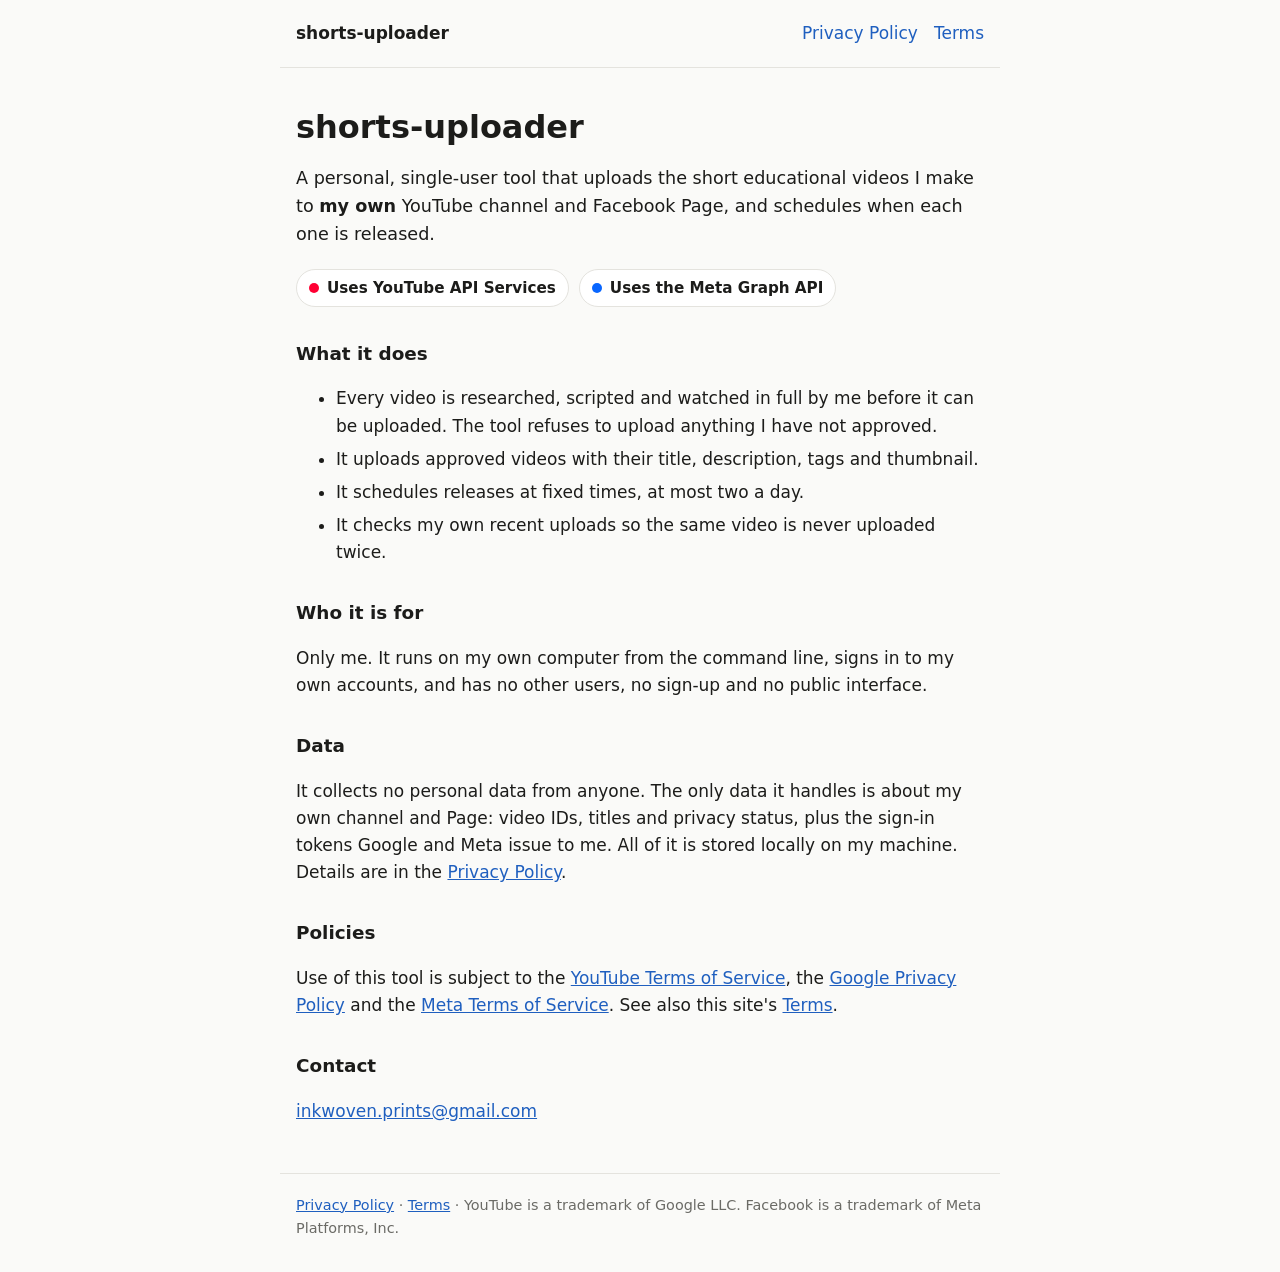
<file: index.html>
<!doctype html>
<html lang="en">
<head>
  <meta charset="utf-8">
  <meta name="viewport" content="width=device-width, initial-scale=1">
  <title>shorts-uploader</title>
  <meta name="description" content="A personal tool that uploads and schedules my own short educational videos on my YouTube channel and Facebook Page.">
  <link rel="stylesheet" href="style.css">
</head>
<body>
  <header class="top">
    <a class="brand" href="./">shorts-uploader</a>
    <nav><a href="privacy.html">Privacy Policy</a><a href="terms.html">Terms</a></nav>
  </header>

  <main>
    <h1>shorts-uploader</h1>
    <p class="lede">A personal, single-user tool that uploads the short educational videos
      I make to <strong>my own</strong> YouTube channel and Facebook Page, and schedules
      when each one is released.</p>

    <section class="badges" aria-label="Platforms used">
      <span class="badge yt"><span class="dot" aria-hidden="true"></span>Uses YouTube API Services</span>
      <span class="badge fb"><span class="dot" aria-hidden="true"></span>Uses the Meta Graph API</span>
    </section>

    <h2>What it does</h2>
    <ul>
      <li>Every video is researched, scripted and watched in full by me before it can be uploaded.
        The tool refuses to upload anything I have not approved.</li>
      <li>It uploads approved videos with their title, description, tags and thumbnail.</li>
      <li>It schedules releases at fixed times, at most two a day.</li>
      <li>It checks my own recent uploads so the same video is never uploaded twice.</li>
    </ul>

    <h2>Who it is for</h2>
    <p>Only me. It runs on my own computer from the command line, signs in to my own
      accounts, and has no other users, no sign-up and no public interface.</p>

    <h2>Data</h2>
    <p>It collects no personal data from anyone. The only data it handles is about my own
      channel and Page: video IDs, titles and privacy status, plus the sign-in tokens Google and Meta
      issue to me. All of it is stored locally on my machine. Details are in the
      <a href="privacy.html">Privacy Policy</a>.</p>

    <h2>Policies</h2>
    <p>Use of this tool is subject to the
      <a href="https://www.youtube.com/t/terms">YouTube Terms of Service</a>, the
      <a href="https://policies.google.com/privacy">Google Privacy Policy</a> and the
      <a href="https://www.facebook.com/terms.php">Meta Terms of Service</a>.
      See also this site's <a href="terms.html">Terms</a>.</p>

    <h2>Contact</h2>
    <p><a href="mailto:inkwoven.prints@gmail.com">inkwoven.prints@gmail.com</a></p>
  </main>

  <footer>
    <a href="privacy.html">Privacy Policy</a> · <a href="terms.html">Terms</a>
    · YouTube is a trademark of Google LLC. Facebook is a trademark of Meta Platforms, Inc.
  </footer>
</body>
</html>
</file>
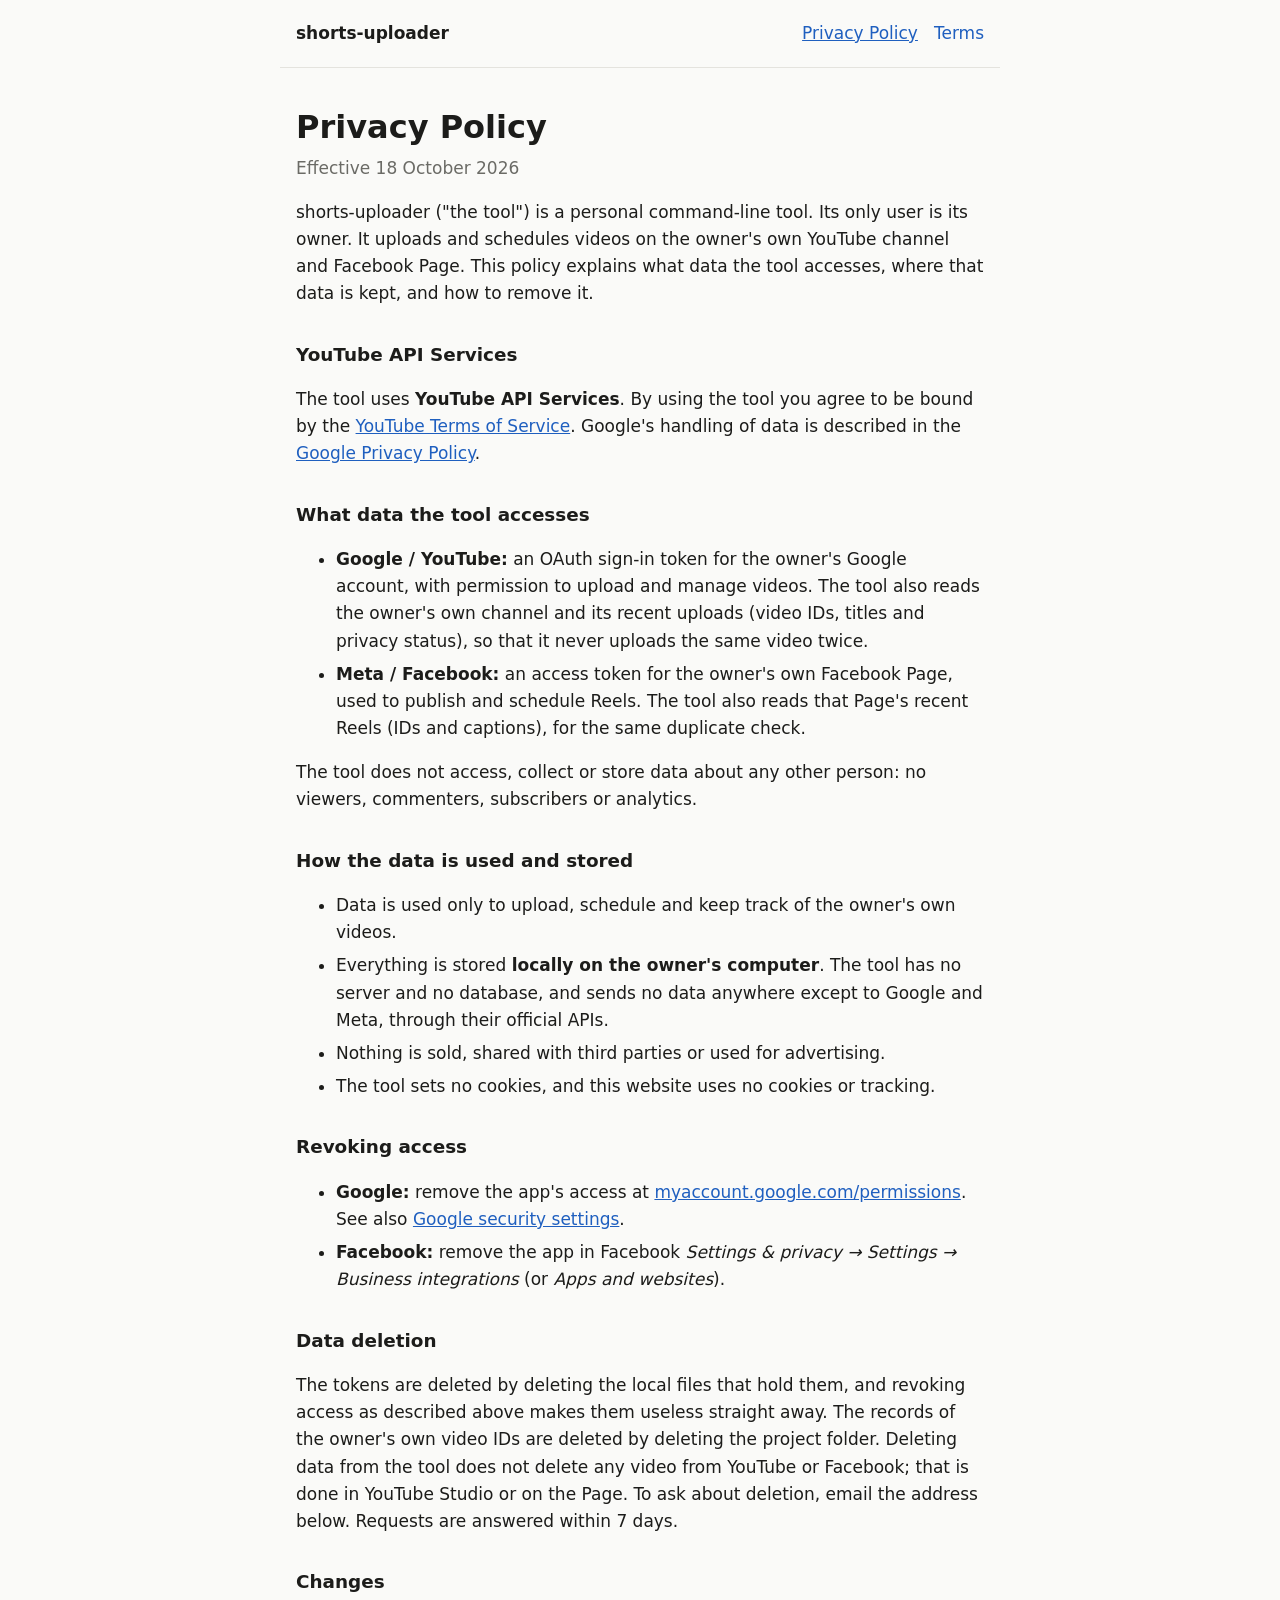
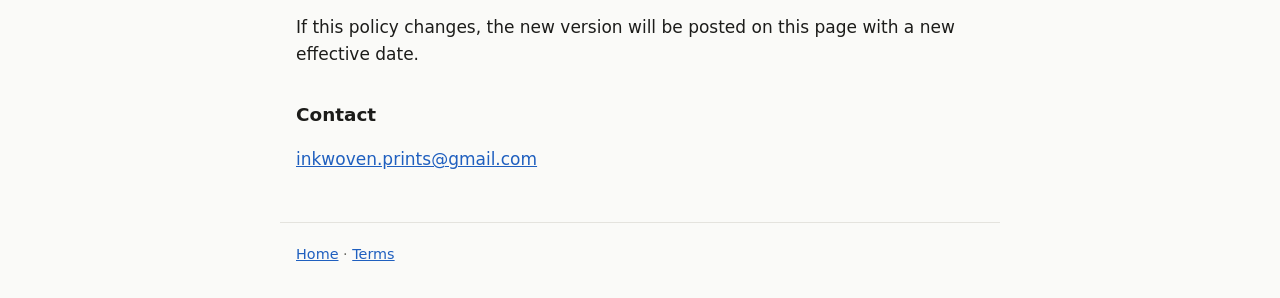
<file: privacy.html>
<!doctype html>
<html lang="en">
<head>
  <meta charset="utf-8">
  <meta name="viewport" content="width=device-width, initial-scale=1">
  <title>Privacy Policy · shorts-uploader</title>
  <link rel="stylesheet" href="style.css">
</head>
<body>
  <header class="top">
    <a class="brand" href="./">shorts-uploader</a>
    <nav><a href="privacy.html" aria-current="page">Privacy Policy</a><a href="terms.html">Terms</a></nav>
  </header>

  <main>
    <h1>Privacy Policy</h1>
    <p class="muted">Effective 18 October 2026</p>

    <p>shorts-uploader ("the tool") is a personal command-line tool. Its only user is
      its owner. It uploads and schedules videos on the owner's own YouTube channel and
      Facebook Page. This policy explains what data the tool accesses, where that data is kept,
      and how to remove it.</p>

    <h2>YouTube API Services</h2>
    <p>The tool uses <strong>YouTube API Services</strong>. By using the tool you agree to
      be bound by the <a href="https://www.youtube.com/t/terms">YouTube Terms of Service</a>.
      Google's handling of data is described in the
      <a href="https://policies.google.com/privacy">Google Privacy Policy</a>.</p>

    <h2>What data the tool accesses</h2>
    <ul>
      <li><strong>Google / YouTube:</strong> an OAuth sign-in token for the owner's Google account,
        with permission to upload and manage videos. The tool also reads the owner's own channel and its
        recent uploads (video IDs, titles and privacy status), so that it never uploads the same video twice.</li>
      <li><strong>Meta / Facebook:</strong> an access token for the owner's own Facebook Page, used to
        publish and schedule Reels. The tool also reads that Page's recent Reels (IDs and captions), for the same
        duplicate check.</li>
    </ul>
    <p>The tool does not access, collect or store data about any other person: no viewers,
      commenters, subscribers or analytics.</p>

    <h2>How the data is used and stored</h2>
    <ul>
      <li>Data is used only to upload, schedule and keep track of the owner's own videos.</li>
      <li>Everything is stored <strong>locally on the owner's computer</strong>. The tool has no
        server and no database, and sends no data anywhere except to Google and Meta, through their
        official APIs.</li>
      <li>Nothing is sold, shared with third parties or used for advertising.</li>
      <li>The tool sets no cookies, and this website uses no cookies or tracking.</li>
    </ul>

    <h2>Revoking access</h2>
    <ul>
      <li><strong>Google:</strong> remove the app's access at
        <a href="https://myaccount.google.com/permissions">myaccount.google.com/permissions</a>.
        See also <a href="https://security.google.com/settings/security/permissions">Google security settings</a>.</li>
      <li><strong>Facebook:</strong> remove the app in Facebook <em>Settings &amp; privacy → Settings →
        Business integrations</em> (or <em>Apps and websites</em>).</li>
    </ul>

    <h2>Data deletion</h2>
    <p>The tokens are deleted by deleting the local files that hold them, and revoking
      access as described above makes them useless straight away. The records of the owner's own
      video IDs are deleted by deleting the project folder. Deleting data from the tool does not delete
      any video from YouTube or Facebook; that is done in YouTube Studio or on the Page. To ask about
      deletion, email the address below. Requests are answered within 7 days.</p>

    <h2>Changes</h2>
    <p>If this policy changes, the new version will be posted on this page with a new effective date.</p>

    <h2>Contact</h2>
    <p><a href="mailto:inkwoven.prints@gmail.com">inkwoven.prints@gmail.com</a></p>
  </main>

  <footer>
    <a href="./">Home</a> · <a href="terms.html">Terms</a>
  </footer>
</body>
</html>
</file>
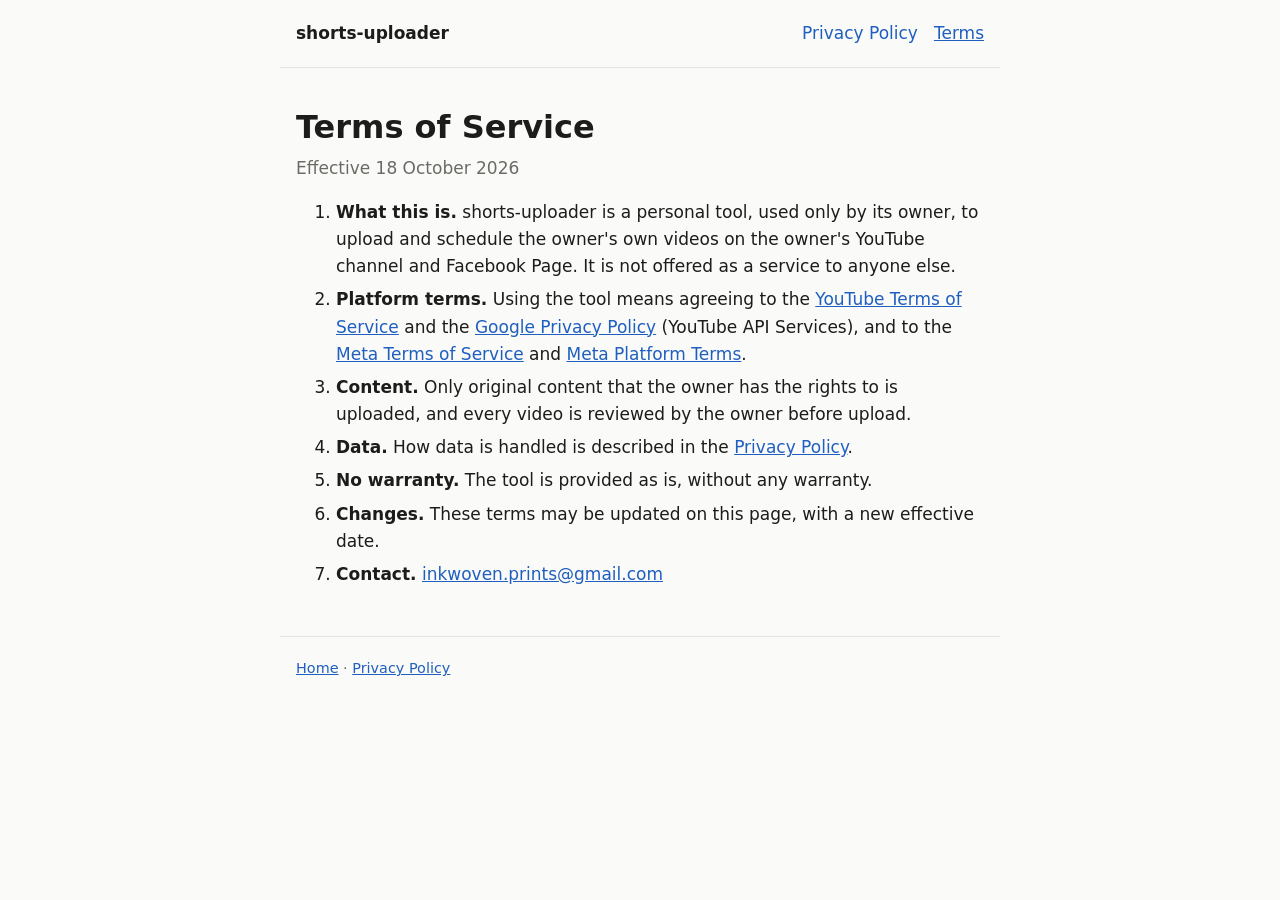
<file: terms.html>
<!doctype html>
<html lang="en">
<head>
  <meta charset="utf-8">
  <meta name="viewport" content="width=device-width, initial-scale=1">
  <title>Terms · shorts-uploader</title>
  <link rel="stylesheet" href="style.css">
</head>
<body>
  <header class="top">
    <a class="brand" href="./">shorts-uploader</a>
    <nav><a href="privacy.html">Privacy Policy</a><a href="terms.html" aria-current="page">Terms</a></nav>
  </header>

  <main>
    <h1>Terms of Service</h1>
    <p class="muted">Effective 18 October 2026</p>

    <ol>
      <li><strong>What this is.</strong> shorts-uploader is a personal tool, used only by its owner,
        to upload and schedule the owner's own videos on the owner's YouTube channel and Facebook Page.
        It is not offered as a service to anyone else.</li>
      <li><strong>Platform terms.</strong> Using the tool means agreeing to the
        <a href="https://www.youtube.com/t/terms">YouTube Terms of Service</a> and the
        <a href="https://policies.google.com/privacy">Google Privacy Policy</a> (YouTube API Services), and to the
        <a href="https://www.facebook.com/terms.php">Meta Terms of Service</a> and
        <a href="https://developers.facebook.com/terms/">Meta Platform Terms</a>.</li>
      <li><strong>Content.</strong> Only original content that the owner has the rights to is uploaded,
        and every video is reviewed by the owner before upload.</li>
      <li><strong>Data.</strong> How data is handled is described in the <a href="privacy.html">Privacy Policy</a>.</li>
      <li><strong>No warranty.</strong> The tool is provided as is, without any warranty.</li>
      <li><strong>Changes.</strong> These terms may be updated on this page, with a new effective date.</li>
      <li><strong>Contact.</strong> <a href="mailto:inkwoven.prints@gmail.com">inkwoven.prints@gmail.com</a></li>
    </ol>
  </main>

  <footer>
    <a href="./">Home</a> · <a href="privacy.html">Privacy Policy</a>
  </footer>
</body>
</html>
</file>
<file: style.css>
:root {
  --bg: #fafaf8;
  --text: #1c1c1a;
  --muted: #6b6b66;
  --line: #e4e3de;
  --link: #1f5fbf;
  --yt: #ff0033;
  --fb: #0866ff;
  --chip: #ffffff;
}
@media (prefers-color-scheme: dark) {
  :root {
    --bg: #161615;
    --text: #ecebe6;
    --muted: #9d9c96;
    --line: #2d2d2a;
    --link: #8ab4ff;
    --chip: #1f1f1d;
  }
}
* { box-sizing: border-box; }
html { -webkit-text-size-adjust: 100%; }
body {
  margin: 0;
  background: var(--bg);
  color: var(--text);
  font: 17px/1.6 system-ui, -apple-system, "Segoe UI", Roboto, sans-serif;
}
a { color: var(--link); }
.top, main, footer { max-width: 720px; margin: 0 auto; padding: 0 16px; }
.top {
  display: flex; justify-content: space-between; align-items: center;
  flex-wrap: wrap; gap: 8px; padding-top: 20px; padding-bottom: 20px;
  border-bottom: 1px solid var(--line);
}
.brand { font-weight: 700; color: var(--text); text-decoration: none; }
nav a { margin-left: 16px; text-decoration: none; }
nav a[aria-current="page"] { text-decoration: underline; }
h1 { font-size: 2rem; line-height: 1.2; margin: 40px 0 8px; }
h2 { font-size: 1.15rem; margin: 32px 0 8px; }
.lede { font-size: 1.1rem; }
.muted { color: var(--muted); margin-top: 0; }
li { margin: 6px 0; }
.badges { display: flex; flex-wrap: wrap; gap: 10px; margin: 20px 0 8px; }
.badge {
  display: inline-flex; align-items: center; gap: 8px;
  padding: 6px 12px; border: 1px solid var(--line); border-radius: 999px;
  background: var(--chip); font-size: 0.95rem; font-weight: 600;
}
.dot { width: 10px; height: 10px; border-radius: 50%; }
.yt .dot { background: var(--yt); }
.fb .dot { background: var(--fb); }
footer {
  margin-top: 48px; padding-top: 20px; padding-bottom: 32px;
  border-top: 1px solid var(--line); color: var(--muted); font-size: 0.9rem;
}
</file>
